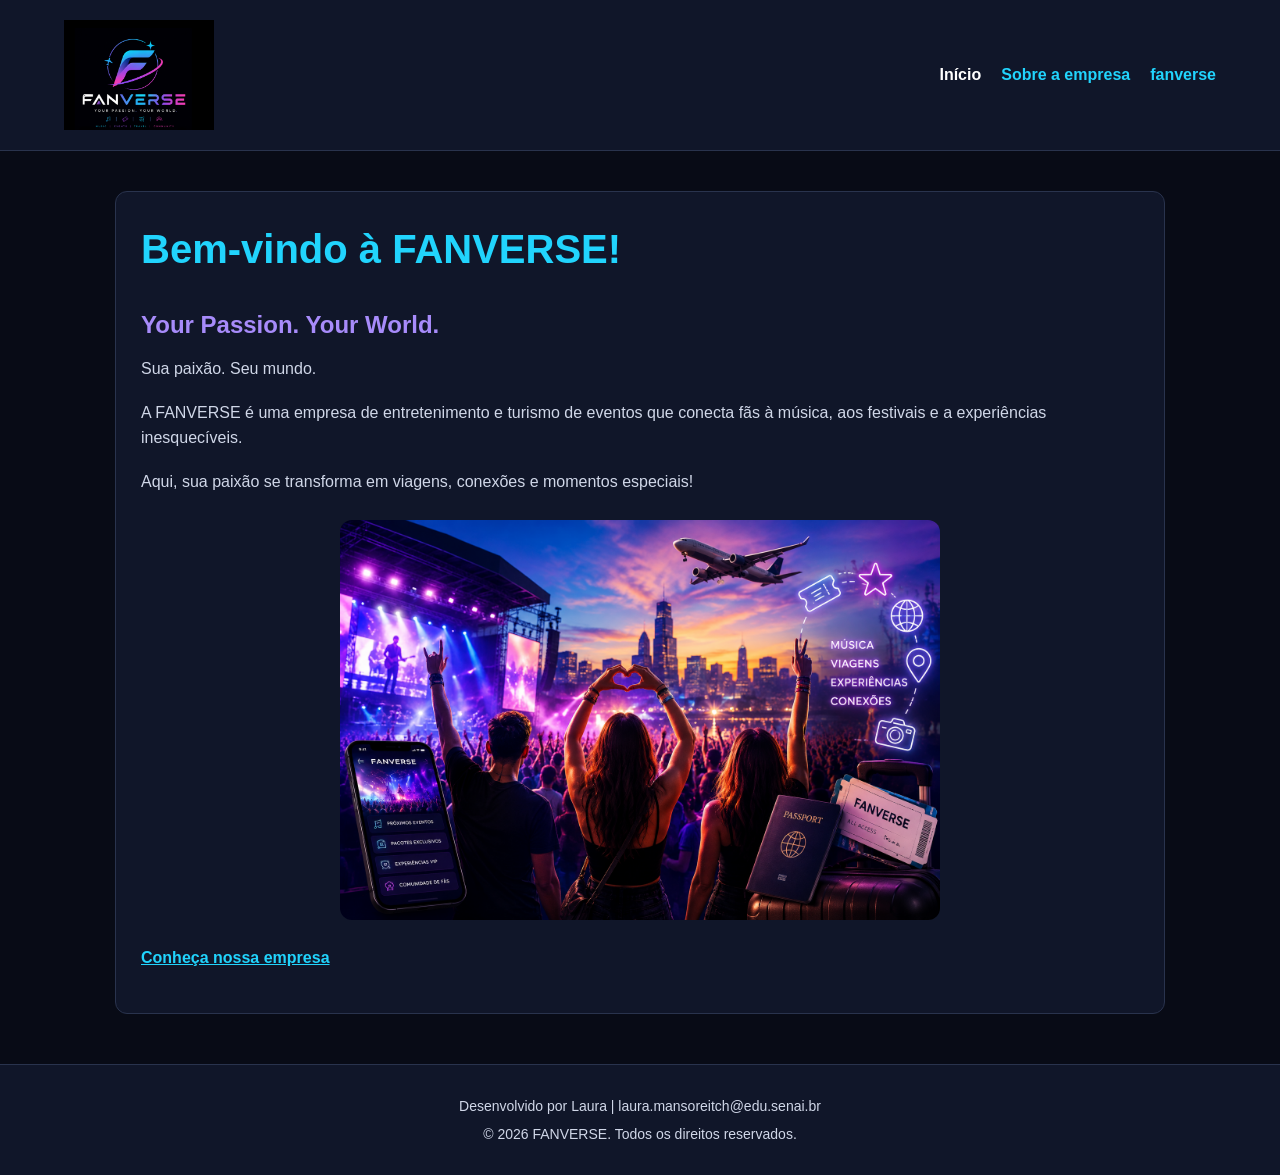
<file: index.html>
<!DOCTYPE html>
<html lang="pt-BR">
<head>
    <meta charset="UTF-8">
    <meta name="viewport" content="width=device-width, initial-scale=1.0">

    <title>FANVERSE | Sua paixão. Seu mundo.</title>

    <link rel="stylesheet" href="style.css">
    <script src="script.js" defer></script>
</head>

<body>

    <header>
        <img src="image.png"
             alt="atividade.svg.png"
             width="200">

        <nav>
            <a href="index.html">Início</a>
            <a href="sobre.html">Sobre a empresa</a>
        <a href="htmlChat.html">fanverse</a>
        </nav>
    </header>

    <main>
        <section class="boas-vindas">

            <h1>Bem-vindo à FANVERSE!</h1>

            <h2>Your Passion. Your World.</h2>

            <p>
                Sua paixão. Seu mundo.
            </p>

            <p>
                A FANVERSE é uma empresa de entretenimento e turismo
                de eventos que conecta fãs à música, aos festivais
                e a experiências inesquecíveis.
            </p>

            <p>
                Aqui, sua paixão se transforma em viagens,
                conexões e momentos especiais!
            </p>

            <img src="atividade.svg.png"
                 alt="Ilustração de um festival de música"
                 width="600">

            <p>
                <a href="sobre.html">Conheça nossa empresa</a>
            </p>

        </section>
    </main>

    <footer>
        <p>
            Desenvolvido por Laura  |
            laura.mansoreitch@edu.senai.br
        </p>
        <p>
            &copy; <span id="year"></span> FANVERSE.
            Todos os direitos reservados.
        </p>
    </footer>

</body>
</html>
</file>
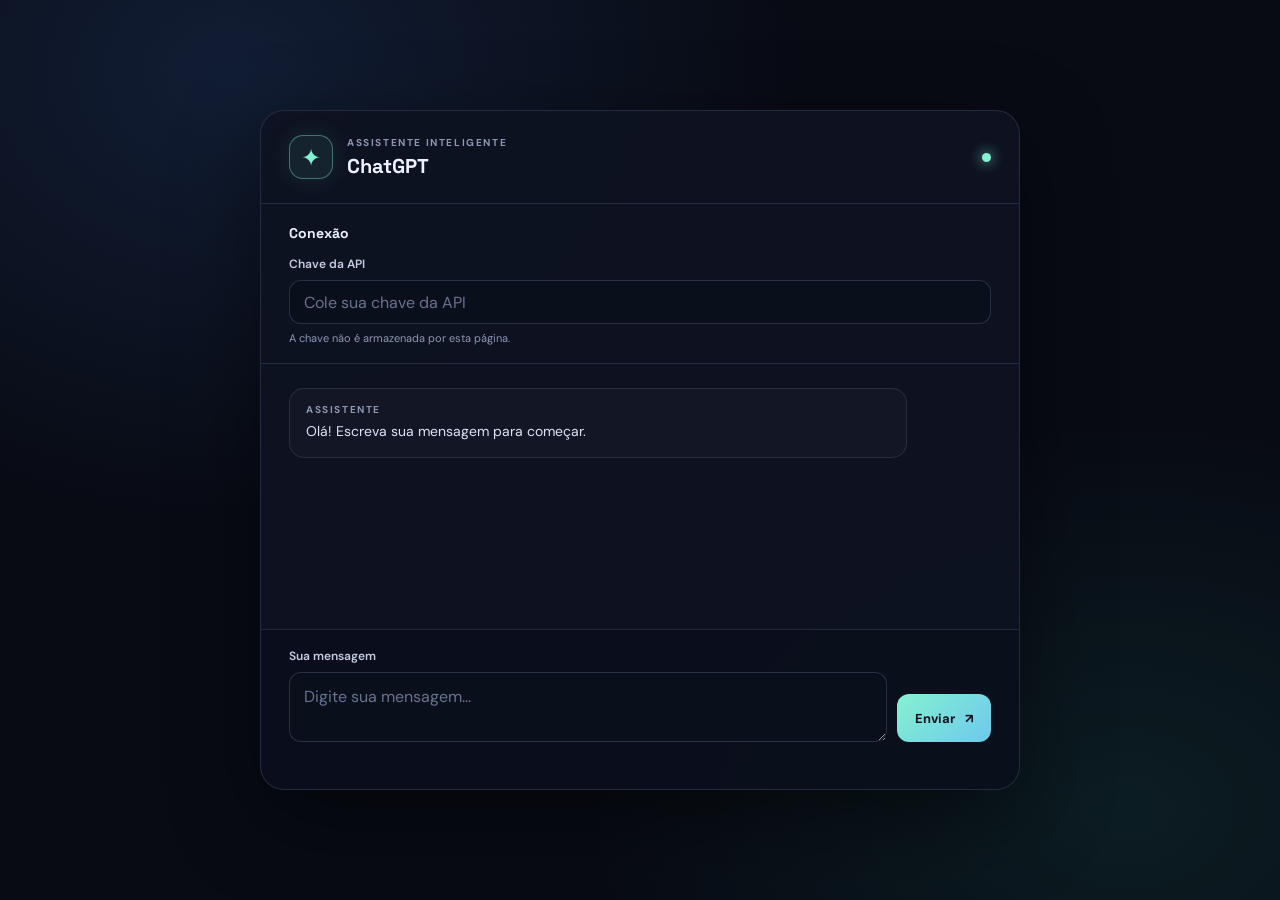
<file: htmlChat.html>
<!DOCTYPE html>
<html lang="pt-BR">
<head>
  <meta charset="UTF-8">
  <meta name="viewport" content="width=device-width, initial-scale=1.0">
  <title>ChatGPT | Interface de Chat</title>
  <link rel="stylesheet" href="styleChatBot.css">
  <script src="scriptChat.js" defer></script>
</head>
<body>
  <main class="chatbot">
    <header class="chatbot__header">
      <div class="brand-mark" aria-hidden="true">✦</div>
      <div>
        <p class="eyebrow">ASSISTENTE INTELIGENTE</p>
        <h1>ChatGPT</h1>
      </div>
      <span class="status-indicator" aria-label="Interface pronta"></span>
    </header>

    <section class="chatbot__settings" aria-labelledby="settings-title">
      <h2 id="settings-title">Conexão</h2>
      <label for="apiKey">Chave da API</label>
      <input
        id="apiKey"
        type="password"
        placeholder="Cole sua chave da API"
        autocomplete="off"
        spellcheck="false"
        required
      >
      <p class="hint">A chave não é armazenada por esta página.</p>
    </section>

    <section
      id="chatMessages"
      class="chatbot__messages"
      aria-label="Mensagens da conversa"
      aria-live="polite"
    >
      <div class="message message--assistant">
        <span class="message__label">ASSISTENTE</span>
        <p>Olá! Escreva sua mensagem para começar.</p>
      </div>
    </section>

    <form id="chatForm" class="chatbot__form">
      <label for="userMessage">Sua mensagem</label>
      <div class="composer">
        <textarea
          id="userMessage"
          rows="2"
          placeholder="Digite sua mensagem..."
          required
        ></textarea>
        <button id="sendButton" type="submit">
          <span>Enviar</span>
          <span aria-hidden="true">↗</span>
        </button>
      </div>
      <p id="statusMessage" class="hint" role="status"></p>
    </form>
  </main>
</body>
</html>
</file>
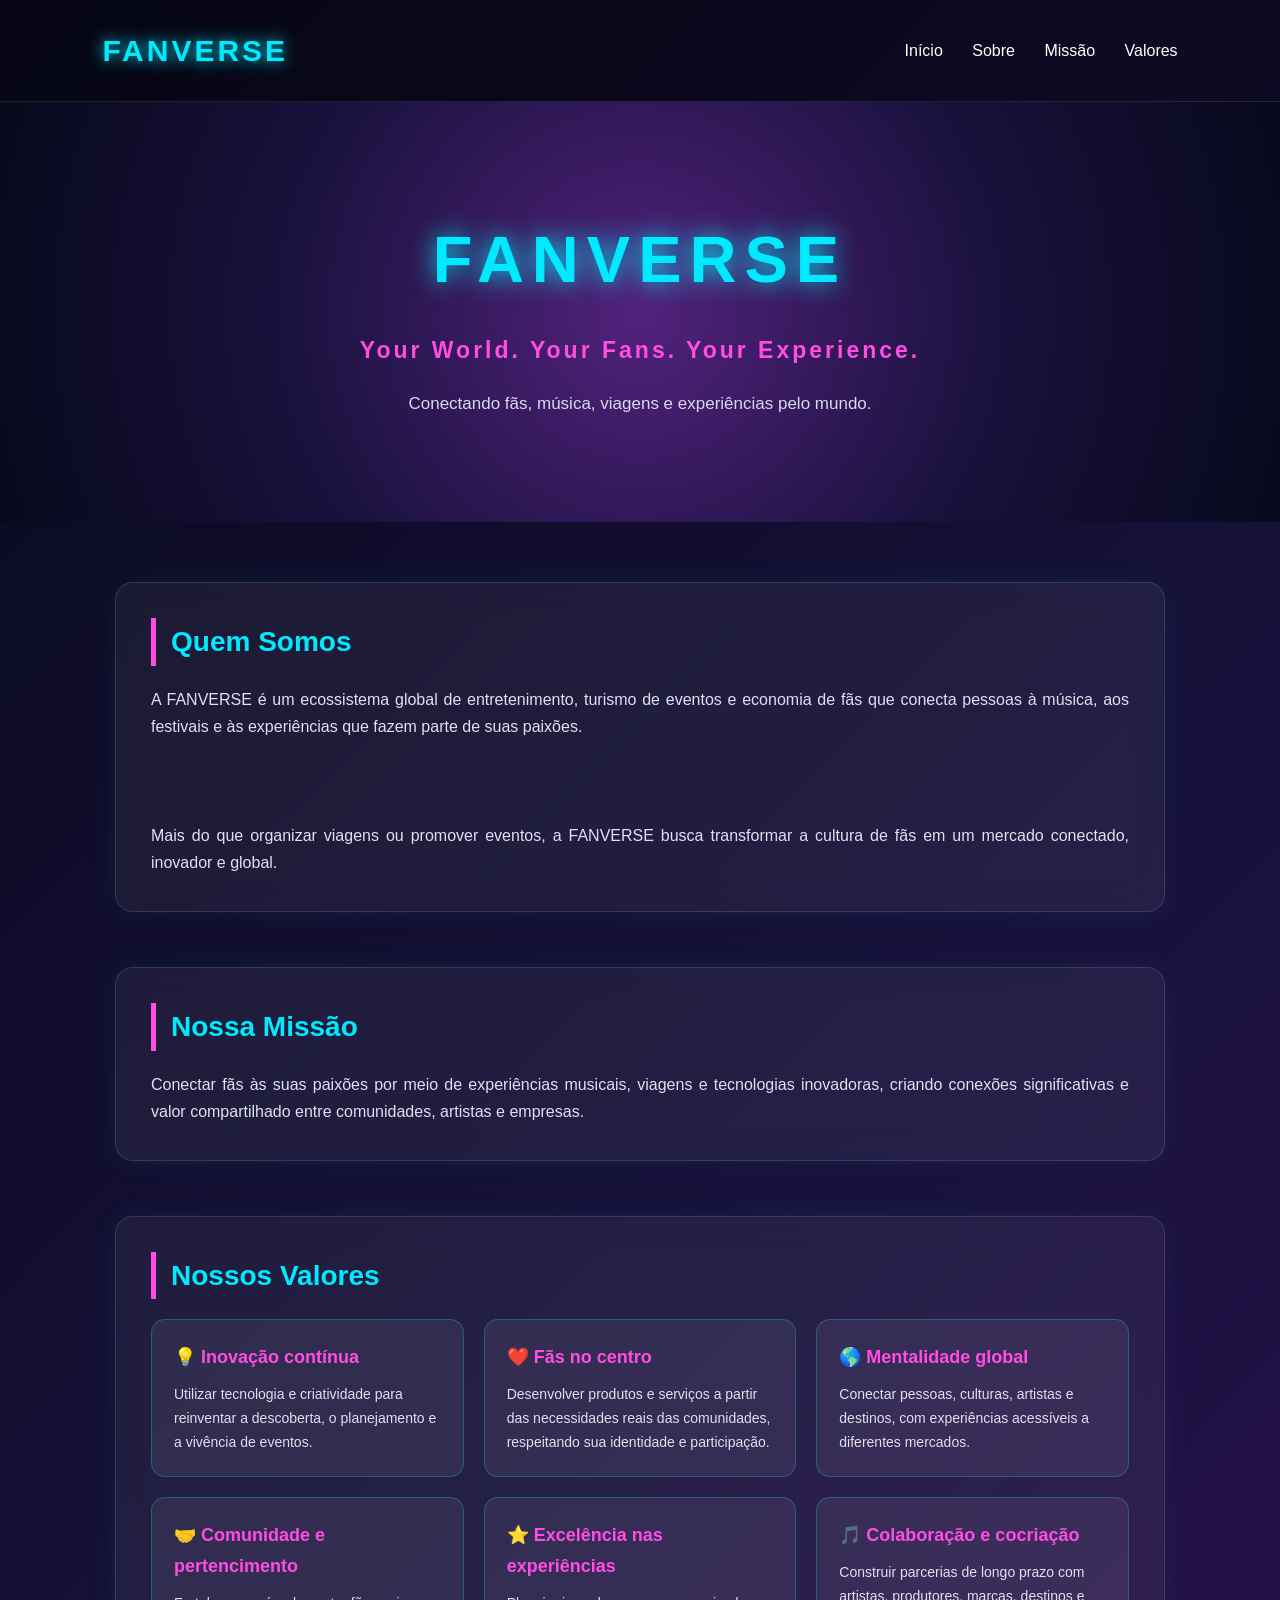
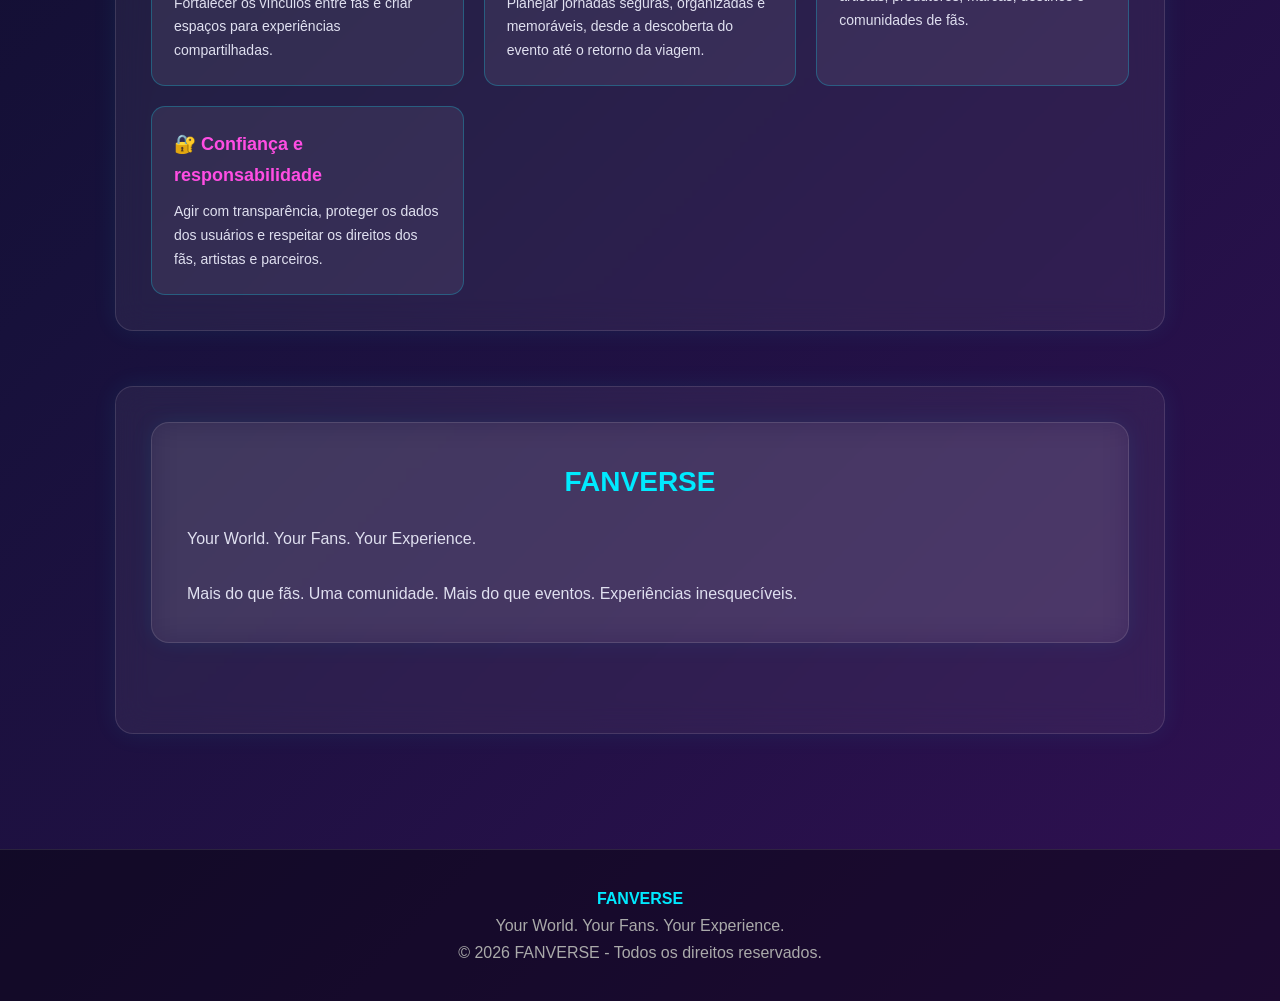
<file: sobre.html>
<!DOCTYPE html>
<html lang="pt-BR">

<head>
    <meta charset="UTF-8">
    <meta name="viewport" content="width=device-width, initial-scale=1.0">

    <title>Sobre a FANVERSE</title>

    <style>

        * {
            margin: 0;
            padding: 0;
            box-sizing: border-box;
            font-family: 'Segoe UI', Arial, sans-serif;
        }

        body {
            background: linear-gradient(
                135deg,
                #08091c,
                #17113b,
                #301052
            );

            color: white;
            line-height: 1.7;
        }

        header {
            padding: 25px 8%;
            display: flex;
            justify-content: space-between;
            align-items: center;
            background: rgba(0,0,0,0.3);
            border-bottom: 1px solid rgba(255,255,255,0.1);
        }

        .logo {
            font-size: 30px;
            font-weight: bold;
            letter-spacing: 3px;
            color: #00eaff;
            text-shadow: 0 0 15px #00eaff;
        }

        nav a {
            color: white;
            text-decoration: none;
            margin-left: 25px;
            transition: .3s;
        }

        nav a:hover {
            color: #00eaff;
        }

        .hero {
            min-height: 420px;
            display: flex;
            flex-direction: column;
            justify-content: center;
            align-items: center;
            text-align: center;
            padding: 60px 20px;

            background:
                radial-gradient(circle, #52227c 0%, #17113b 55%, #08091c 100%);
        }

        .hero h1 {
            font-size: 65px;
            letter-spacing: 8px;
            color: #00eaff;
            text-shadow: 0 0 25px #00eaff;
        }

        .hero h2 {
            font-size: 23px;
            margin-top: 15px;
            color: #ff4de3;
            letter-spacing: 3px;
        }

        .hero p {
            margin-top: 20px;
            color: #d8d8ee;
            font-size: 17px;
        }

        .container {
            max-width: 1100px;
            margin: auto;
            padding: 60px 25px;
        }

        .section {
            margin-bottom: 55px;
            padding: 35px;

            background: rgba(255,255,255,0.06);

            border: 1px solid rgba(255,255,255,0.12);

            border-radius: 18px;

            backdrop-filter: blur(15px);

            box-shadow: 0 0 25px rgba(0,234,255,0.08);
        }

        .section h2 {
            color: #00eaff;
            font-size: 28px;
            margin-bottom: 20px;
            border-left: 5px solid #ff4de3;
            padding-left: 15px;
        }

        .section p {
            color: #e0e0f0;
            font-size: 16px;
            text-align: justify;
        }

        .valores {
            display: grid;
            grid-template-columns: repeat(auto-fit, minmax(230px, 1fr));
            gap: 20px;
        }

        .valor {
            background: rgba(255,255,255,0.07);
            border: 1px solid rgba(0,234,255,0.25);
            padding: 22px;
            border-radius: 14px;
            transition: .3s;
        }

        .valor:hover {
            transform: translateY(-6px);
            box-shadow: 0 0 20px rgba(0,234,255,0.3);
        }

        .valor h3 {
            color: #ff4de3;
            margin-bottom: 10px;
            font-size: 18px;
        }

        .valor p {
            font-size: 14px;
            text-align: left;
        }

        .publico {
            text-align: center;
        }

        .publico h2 {
            border: none;
            padding: 0;
        }

        .idade {
            display: inline-block;
            margin-top: 20px;
            padding: 15px 35px;
            border-radius: 30px;
            background: linear-gradient(90deg, #00c9ff, #ff4de3);
            color: #08091c;
            font-size: 22px;
            font-weight: bold;
        }

        footer {
            text-align: center;
            padding: 35px 20px;
            background: rgba(0,0,0,0.4);
            color: #aaa;
            border-top: 1px solid rgba(255,255,255,0.1);
        }

        footer strong {
            color: #00eaff;
        }

        @media (max-width: 700px) {

            header {
                flex-direction: column;
                gap: 15px;
            }

            nav a {
                margin: 0 8px;
                font-size: 14px;
            }

            .hero h1 {
                font-size: 38px;
                letter-spacing: 4px;
            }

            .hero h2 {
                font-size: 16px;
            }

            .section {
                padding: 22px;
            }

        }

    </style>

</head>

<body>

    <!-- CABEÇALHO -->

    <header>

        <div class="logo">
            FANVERSE
        </div>

        <nav>
            <a href="index.html">Início</a>
            <a href="sobre.html">Sobre</a>
            <a href="#missao">Missão</a>
            <a href="#valores">Valores</a>
        </nav>

    </header>


    <!-- APRESENTAÇÃO -->

    <section class="hero">

        <h1>FANVERSE</h1>

        <h2>Your World. Your Fans. Your Experience.</h2>

        <p>
            Conectando fãs, música, viagens e experiências pelo mundo.
        </p>

    </section>


    <main class="container">

        <!-- SOBRE A EMPRESA -->

        <section class="section">

            <h2>Quem Somos</h2>

            <p>
                A FANVERSE é um ecossistema global de entretenimento,
                turismo de eventos e economia de fãs que conecta pessoas
                à música, aos festivais e às experiências que fazem parte
                de suas paixões.
            </p>

            <br>

            <p>
               
            </p>

            <br>

            <p>
                
            </p>

            <br>

            <p>
                Mais do que organizar viagens ou promover eventos,
                a FANVERSE busca transformar a cultura de fãs em um
                mercado conectado, inovador e global.
            </p>

        </section>


        <!-- MISSÃO -->

        <section class="section" id="missao">

            <h2>Nossa Missão</h2>

            <p>
                Conectar fãs às suas paixões por meio de experiências
                musicais, viagens e tecnologias inovadoras, criando
                conexões significativas e valor compartilhado entre
                comunidades, artistas e empresas.
            </p>

        </section>


        <!-- VALORES -->

        <section class="section" id="valores">

            <h2>Nossos Valores</h2>

            <div class="valores">

                <div class="valor">
                    <h3>💡 Inovação contínua</h3>
                    <p>
                        Utilizar tecnologia e criatividade para reinventar
                        a descoberta, o planejamento e a vivência de eventos.
                    </p>
                </div>

                <div class="valor">
                    <h3>❤️ Fãs no centro</h3>
                    <p>
                        Desenvolver produtos e serviços a partir das
                        necessidades reais das comunidades, respeitando
                        sua identidade e participação.
                    </p>
                </div>

                <div class="valor">
                    <h3>🌎 Mentalidade global</h3>
                    <p>
                        Conectar pessoas, culturas, artistas e destinos,
                        com experiências acessíveis a diferentes mercados.
                    </p>
                </div>

                <div class="valor">
                    <h3>🤝 Comunidade e pertencimento</h3>
                    <p>
                        Fortalecer os vínculos entre fãs e criar espaços
                        para experiências compartilhadas.
                    </p>
                </div>

                <div class="valor">
                    <h3>⭐ Excelência nas experiências</h3>
                    <p>
                        Planejar jornadas seguras, organizadas e memoráveis,
                        desde a descoberta do evento até o retorno da viagem.
                    </p>
                </div>

                <div class="valor">
                    <h3>🎵 Colaboração e cocriação</h3>
                    <p>
                        Construir parcerias de longo prazo com artistas,
                        produtores, marcas, destinos e comunidades de fãs.
                    </p>
                </div>

                <div class="valor">
                    <h3>🔐 Confiança e responsabilidade</h3>
                    <p>
                        Agir com transparência, proteger os dados dos
                        usuários e respeitar os direitos dos fãs,
                        artistas e parceiros.
                    </p>
                </div>

            </div>

        </section>

        <section class="section publico">

        <section class="section publico">

            <h2>FANVERSE</h2>

            <p>
                Your World. Your Fans. Your Experience.
            </p>

            <br>

            <p>
                Mais do que fãs. Uma comunidade. Mais do que eventos.
                Experiências inesquecíveis.
            </p>

        </section>

    </main>


    <!-- RODAPÉ -->

    <footer>

        <p>
            <strong>FANVERSE</strong>
        </p>

        <p>
            Your World. Your Fans. Your Experience.
        </p>

        <p>
            © 2026 FANVERSE - Todos os direitos reservados.
        </p>

    </footer>

</body>

</html>
</file>
<file: style.css>
* {
    margin: 0;
    padding: 0;
    box-sizing: border-box;
}

body {
    font-family: Arial, sans-serif;
    background-color: #080b16;
    color: #f5f7ff;
    line-height: 1.6;
}

header {
    background-color: #101629;
    padding: 20px 5%;
    display: flex;
    justify-content: space-between;
    align-items: center;
    flex-wrap: wrap;
    gap: 15px;
    border-bottom: 1px solid #29334d;
}

header img {
    width: 150px;
    max-width: 100%;
}

nav {
    display: flex;
    gap: 20px;
    flex-wrap: wrap;
}

nav a {
    color: #21d4fd;
    text-decoration: none;
    font-weight: bold;
}

nav a:hover {
    color: #ffffff;
}

main {
    max-width: 1100px;
    margin: 40px auto;
    padding: 0 25px;
}

h1 {
    color: #21d4fd;
    font-size: 2.5rem;
    margin-bottom: 15px;
}

h2 {
    color: #a78bfa;
    margin: 25px 0 12px;
}

p {
    margin-bottom: 18px;
    color: #d0d7e8;
}

main img {
    display: block;
    max-width: 100%;
    height: auto;
    border-radius: 12px;
    margin: 25px auto;
}

section {
    background-color: #101629;
    padding: 25px;
    margin: 25px 0;
    border-radius: 12px;
    border: 1px solid #29334d;
}

ul {
    padding-left: 25px;
    color: #d0d7e8;
}

li {
    margin-bottom: 10px;
}

main a {
    color: #21d4fd;
    font-weight: bold;
}

footer {
    background-color: #101629;
    text-align: center;
    padding: 25px;
    margin-top: 50px;
    border-top: 1px solid #29334d;
}

footer p {
    margin: 5px 0;
    font-size: 14px;
}

@media (max-width: 600px) {
    header {
        flex-direction: column;
        text-align: center;
    }

    nav {
        justify-content: center;
    }

    h1 {
        font-size: 2rem;
    }

    main {
        margin-top: 25px;
        padding: 0 16px;
    }
}
</file>
<file: styleChatBot.css>
@import url("https://fonts.googleapis.com/css2?family=DM+Sans:wght@400;500;600;700&family=Space+Grotesk:wght@500;600;700&display=swap");

:root {
  color-scheme: dark;
  font-family: "DM Sans", sans-serif;
  background: #080b14;
  color: #edf2ff;
  font-synthesis: none;
  text-rendering: optimizeLegibility;
  --muted: #8d98b5;
  --accent: #85f1d0;
  --line: rgba(159, 180, 230, 0.158);
}

* {
  box-sizing: border-box;
}

body {
  min-height: 100vh;
  margin: 0;
  display: grid;
  place-items: center;
  padding: 28px 16px;
  background:
    radial-gradient(ellipse at 18% 8%, rgba(52, 94, 168, 0.22), transparent 38%),
    radial-gradient(ellipse at 88% 90%, rgba(40, 160, 137, 0.12), transparent 34%),
    #080b14;
}

.chatbot {
  width: min(100%, 760px);
  min-height: 680px;
  display: flex;
  flex-direction: column;
  overflow: hidden;
  border: 1px solid var(--line);
  border-radius: 24px;
  background: rgba(14, 19, 33, 0.94);
  box-shadow: 0 28px 90px rgba(0, 0, 0, 0.48);
}

.chatbot__header {
  display: flex;
  align-items: center;
  gap: 14px;
  padding: 24px 28px;
  border-bottom: 1px solid var(--line);
}

.brand-mark {
  width: 44px;
  height: 44px;
  display: grid;
  place-items: center;
  border: 1px solid rgba(133, 241, 208, 0.4);
  border-radius: 14px;
  color: var(--accent);
  background: rgba(133, 241, 208, 0.08);
  font-size: 24px;
  box-shadow: 0 0 24px rgba(133, 241, 208, 0.1);
}

.eyebrow,
.message__label {
  margin: 0 0 4px;
  color: var(--muted);
  font-size: 10px;
  font-weight: 700;
  letter-spacing: 0.16em;
}

h1,
h2 {
  margin: 0;
  font-family: "Space Grotesk", sans-serif;
}

h1 {
  font-size: 20px;
}

.status-indicator {
  width: 9px;
  height: 9px;
  margin-left: auto;
  border-radius: 50%;
  background: var(--accent);
  box-shadow: 0 0 14px var(--accent);
}

.chatbot__settings {
  padding: 20px 28px 16px;
  border-bottom: 1px solid var(--line);
}

.chatbot__settings h2 {
  margin-bottom: 14px;
  font-size: 14px;
}

label {
  display: block;
  margin-bottom: 8px;
  color: #c6cee2;
  font-size: 12px;
  font-weight: 600;
}

input,
textarea {
  width: 100%;
  border: 1px solid rgba(159, 180, 230, 0.2);
  border-radius: 12px;
  outline: none;
  background: #0a0f1c;
  color: #edf2ff;
  font: inherit;
  transition: border-color 160ms ease, box-shadow 160ms ease;
}

input {
  min-height: 44px;
  padding: 0 14px;
}

textarea {
  min-height: 52px;
  resize: vertical;
  padding: 13px 14px;
}

input:focus,
textarea:focus {
  border-color: rgba(133, 241, 208, 0.7);
  box-shadow: 0 0 0 3px rgba(133, 241, 208, 0.09);
}

input::placeholder,
textarea::placeholder {
  color: #68738e;
}

.hint {
  min-height: 16px;
  margin: 7px 0 0;
  color: var(--muted);
  font-size: 11px;
}

.chatbot__messages {
  flex: 1;
  min-height: 220px;
  max-height: 390px;
  overflow-y: auto;
  padding: 24px 28px;
}

.message {
  max-width: 88%;
  margin-bottom: 16px;
  padding: 14px 16px;
  border: 1px solid var(--line);
  border-radius: 15px;
  background: rgba(255, 255, 255, 0.025);
}

.message--user {
  margin-left: auto;
  border-color: rgba(133, 241, 208, 0.2);
  background: rgba(133, 241, 208, 0.07);
}

.message__label {
  display: block;
}

.message p {
  margin: 0;
  color: #dce4f7;
  font-size: 14px;
  line-height: 1.65;
  white-space: pre-wrap;
  overflow-wrap: anywhere;
}

.chatbot__form {
  padding: 18px 28px 24px;
  border-top: 1px solid var(--line);
  background: rgba(8, 11, 20, 0.35);
}

.composer {
  display: flex;
  align-items: flex-end;
  gap: 10px;
}

.composer textarea {
  flex: 1;
}

button {
  min-height: 48px;
  display: inline-flex;
  align-items: center;
  justify-content: center;
  gap: 10px;
  padding: 0 18px;
  border: 0;
  border-radius: 12px;
  background: linear-gradient(135deg, #85f1d0, #6cc9ed);
  color: #07121a;
  font: inherit;
  font-size: 13px;
  font-weight: 700;
  cursor: pointer;
  transition: transform 160ms ease, filter 160ms ease;
}

button:hover:not(:disabled) {
  transform: translateY(-1px);
  filter: brightness(1.08);
}

button:disabled {
  cursor: wait;
  opacity: 0.6;
}

@media (max-width: 520px) {
  .chatbot {
    min-height: calc(100vh - 32px);
    border-radius: 18px;
  }

  .chatbot__header,
  .chatbot__settings,
  .chatbot__messages,
  .chatbot__form {
    padding-right: 18px;
    padding-left: 18px;
  }

  .composer {
    align-items: stretch;
    flex-direction: column;
  }

  button {
    align-self: flex-end;
  }
}
</file>
